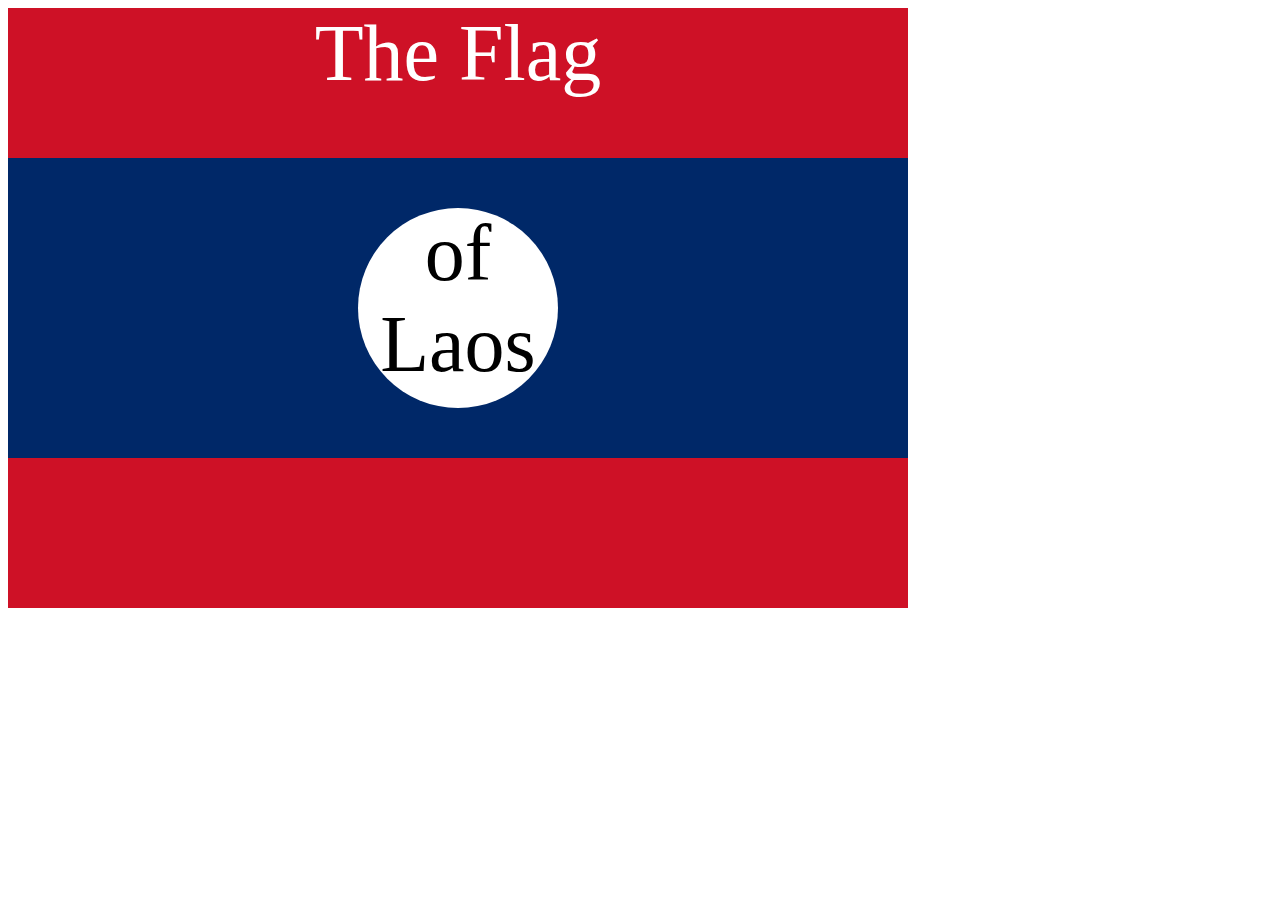
<file: indexflag.html>
<!DOCTYPE html>
<html lang="en">

<head>
  <meta charset="UTF-8">
  <title>CSS Flag Project</title>
  <style>
    /* Write your CSS Code here */
    .flag {
      width: 900px;
      height: 600px;
      position: relative;
      background-color: #ce1126;
    }

    .flag > div {
      background-color: #002868;
      width: 900px;
      height: 300px;
      position: absolute;
      top: 150px;
    }

    .flag > div > div {
      background-color: white;
      width: 200px;
      height: 200px;
      border-radius: 50%;
      position: absolute;
      top: 50px;
      left: 350px;
    }

    .flag > p {
      font-size: 5rem;
      text-align: center;
      color: white;
      padding: 0;
      margin: 0;
    }
    
    .flag > div > div > p {
      font-size: 5rem;
      text-align: center;
      padding: 0;
      margin: 0;
    }
  </style>
</head>

<!-- 
  IMPORTANT! Do not change any HTML
Don't add any classes/ids/elements 
Use what you know about combining selectors 
and CSS specificity instead.
Hint 1: The flag is 900px by 600px and the circle is 200px by 200px.
Hint 2: You can use CSS inspection to get the colors from
https://appbrewery.github.io/flag-of-laos/
-->

<body>
  <div class="flag">
    <p>The Flag</p>
    <div>
      <div>
        <p>of Laos</p>
      </div>
    </div>
  </div>
</body>

</html>
</file>
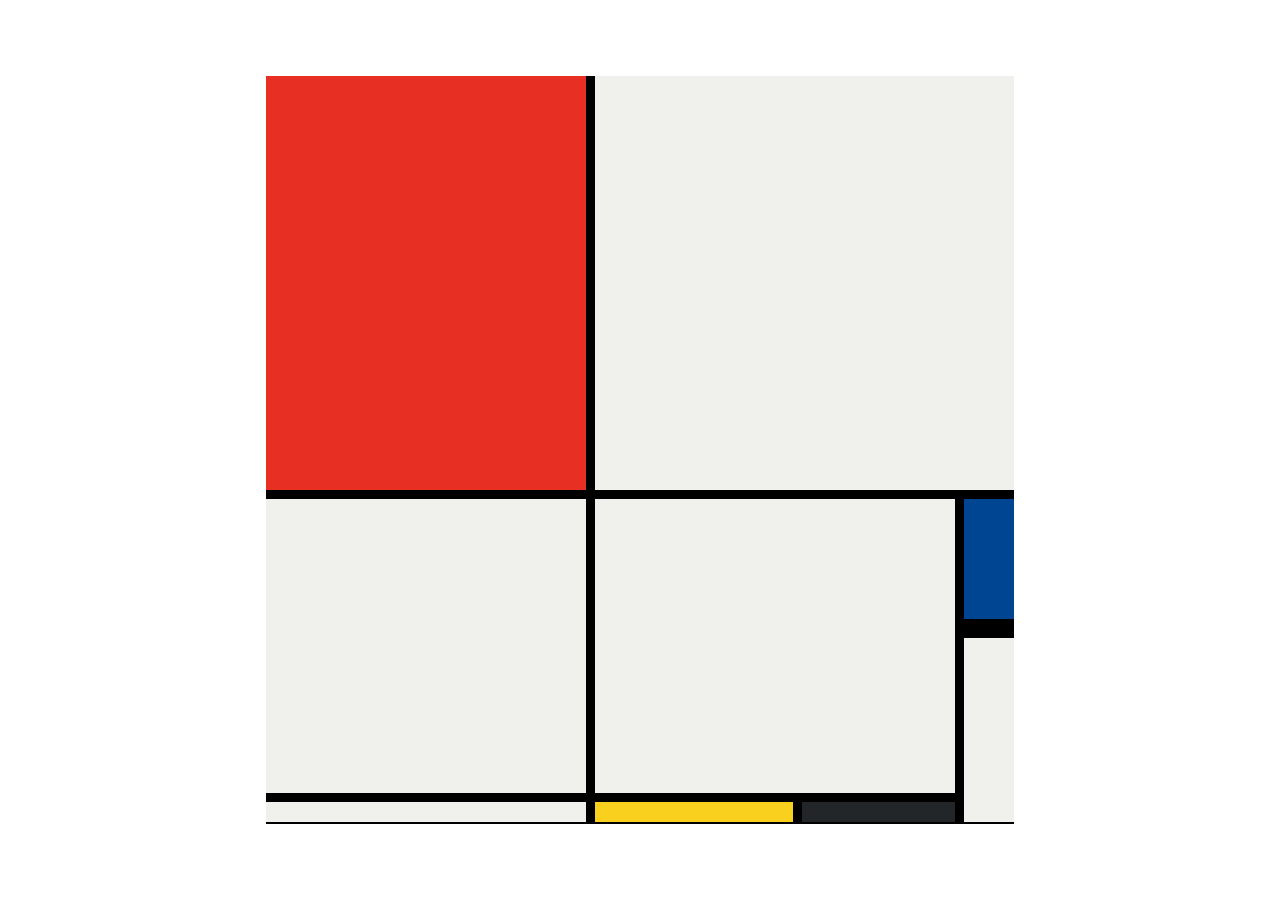
<file: indexmondrian.html>
<!DOCTYPE html>
<html lang="en">

<head>
  <meta charset="UTF-8">
  <meta name="viewport" content="width=device-width, initial-scale=1.0">
  <title>Mondrian Project</title>
  <style>
    /* 
    Write your CSS here 
    Gap Colour: #000
    White: #F0F1EC
    Red: #E72F24
    Black: #232629
    Blue: #004592
    Yellow: #F9D01E

    For dimensions, see dimensions.png image.
    HINT: Remember you can't change the properties of grid lines.
    But grid lines are transparent!
    */
    body {
      display: flex ;
      justify-content: center;
      align-items: center;
      height: 100vh;
      padding: 0;
      margin: 0;
    }

    .container {
      height: 748px;
      width: 748px;
      display: grid;
      background-color: black;
      grid-template-columns: 320px 198px 153px 50px;
      grid-template-rows: 414px 130px 155px 20px;
      gap: 9px
        }

    .item {
      background-color: #f0f1ec;
    }

    .red  {
      background-color: #e72f24;
    }

    .yellow {
      background-color: #f9d01e;
    }

    .blue {
      background-color: #004592;
      border-bottom: 10px solid #000  ;
    }

    .black {
      background-color: #232629;
    }

    .white1 {
      grid-column: span 3;
    }

    .white2 {
      grid-row: span 2;
    }

    .white3 {
      grid-area: 2/2/4/4
    }
    
    .white4 {
      grid-row: span 2
    }
  </style>
</head>

<body>
  <!-- Write your HTML here -->
   <div class="container">
    <div class="item red"></div>
    <div class="item white1"></div>
    <div class="item white2"></div>
    <div class="item white3"></div>

    <div class="item blue"></div>
    <div class="item white4"></div>

    <div class="item"></div>
    <div class="item yellow"></div>
    <div class="item black"></div>
    
   </div>
</body>

</html>
</file>
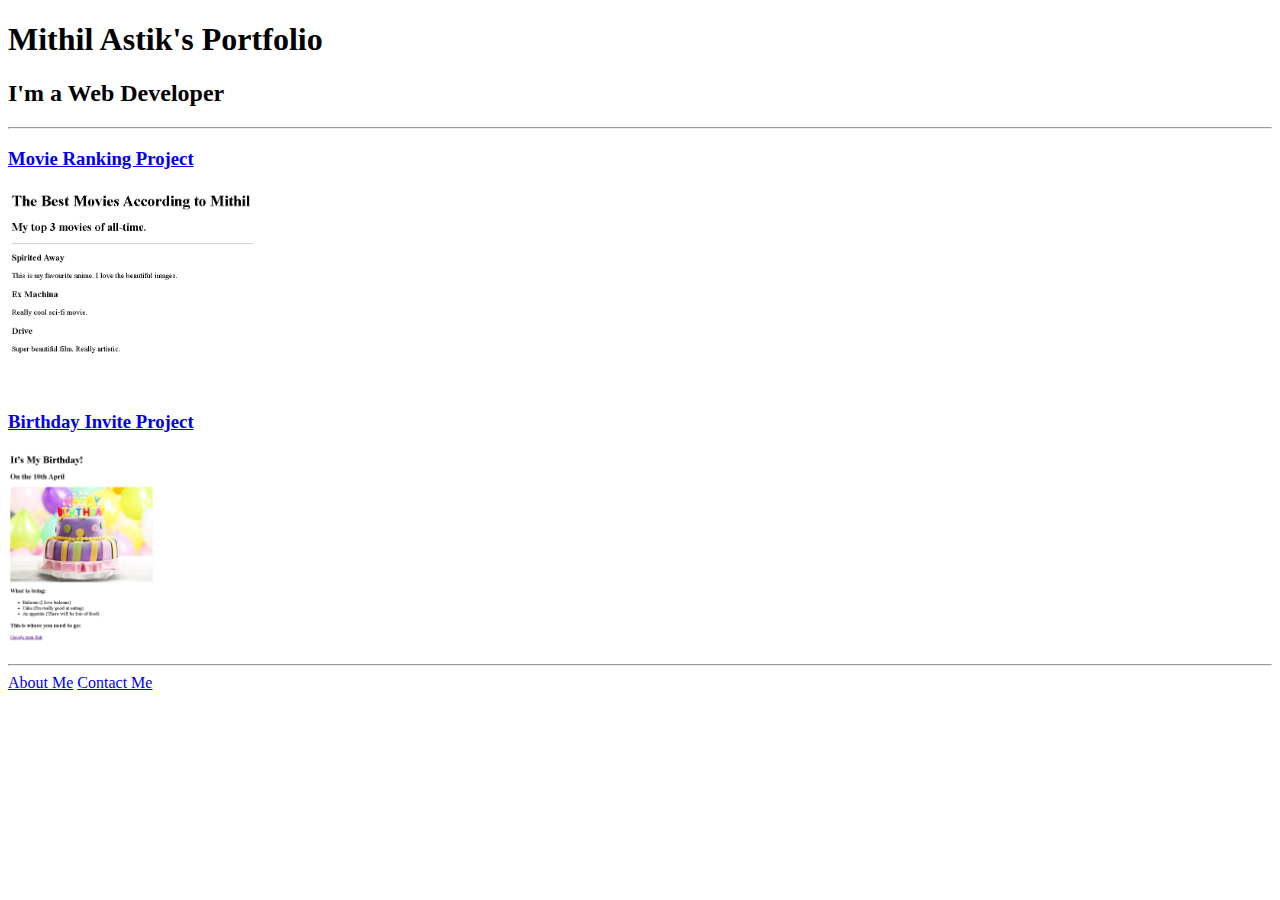
<file: indexmovie.html>
<!-- TODO 1: Create the HTML Boilerplate -->

<!-- TODO 2: Add Your previous projects' HTML into the public folder -->

<!-- TODO 3: Take screenshots of your project previews and add the images to the images folder -->

<!-- TODO 4: Add titles/subtitles etc. -->

<!-- TODO 5: Add a link to the project pages -->

<!-- TODO 6: Add images to show the project previews
HINT for TODO 6: You can use the height attribute set to 200 to make the image smaller:
https://developer.mozilla.org/en-US/docs/Web/HTML/Element/img#attr-height -->

<!-- TODO 7: Add the Contact Me and About Me page links -->


<!DOCTYPE html>
<html lang="en">

<head>
    <meta charset="UTF-8">
    <title>Mithil's Portfolio</title>
  </head>
  
  <body>
    <h1>Mithil Astik's Portfolio</h1>
    <h2>I'm a Web Developer</h2>
    <hr />
    <h3><a href="./public/movie-ranking.html">Movie Ranking Project</a></h3>
    <img src="./assets/images/Screenshot_2.png" height="200" alt="movie ranking project preview"/>
    <h3><a href="./public/birthday-invite.html">Birthday Invite Project</a></h3>
    <img src="./assets/images/Screenshot_1.png" height="200" alt="birthday invite project preview"/>
    <hr />
    <a href="./public/about.html">About Me</a>
    <a href="./public/contact.html">Contact Me</a>
  </body>
</html>
</file>
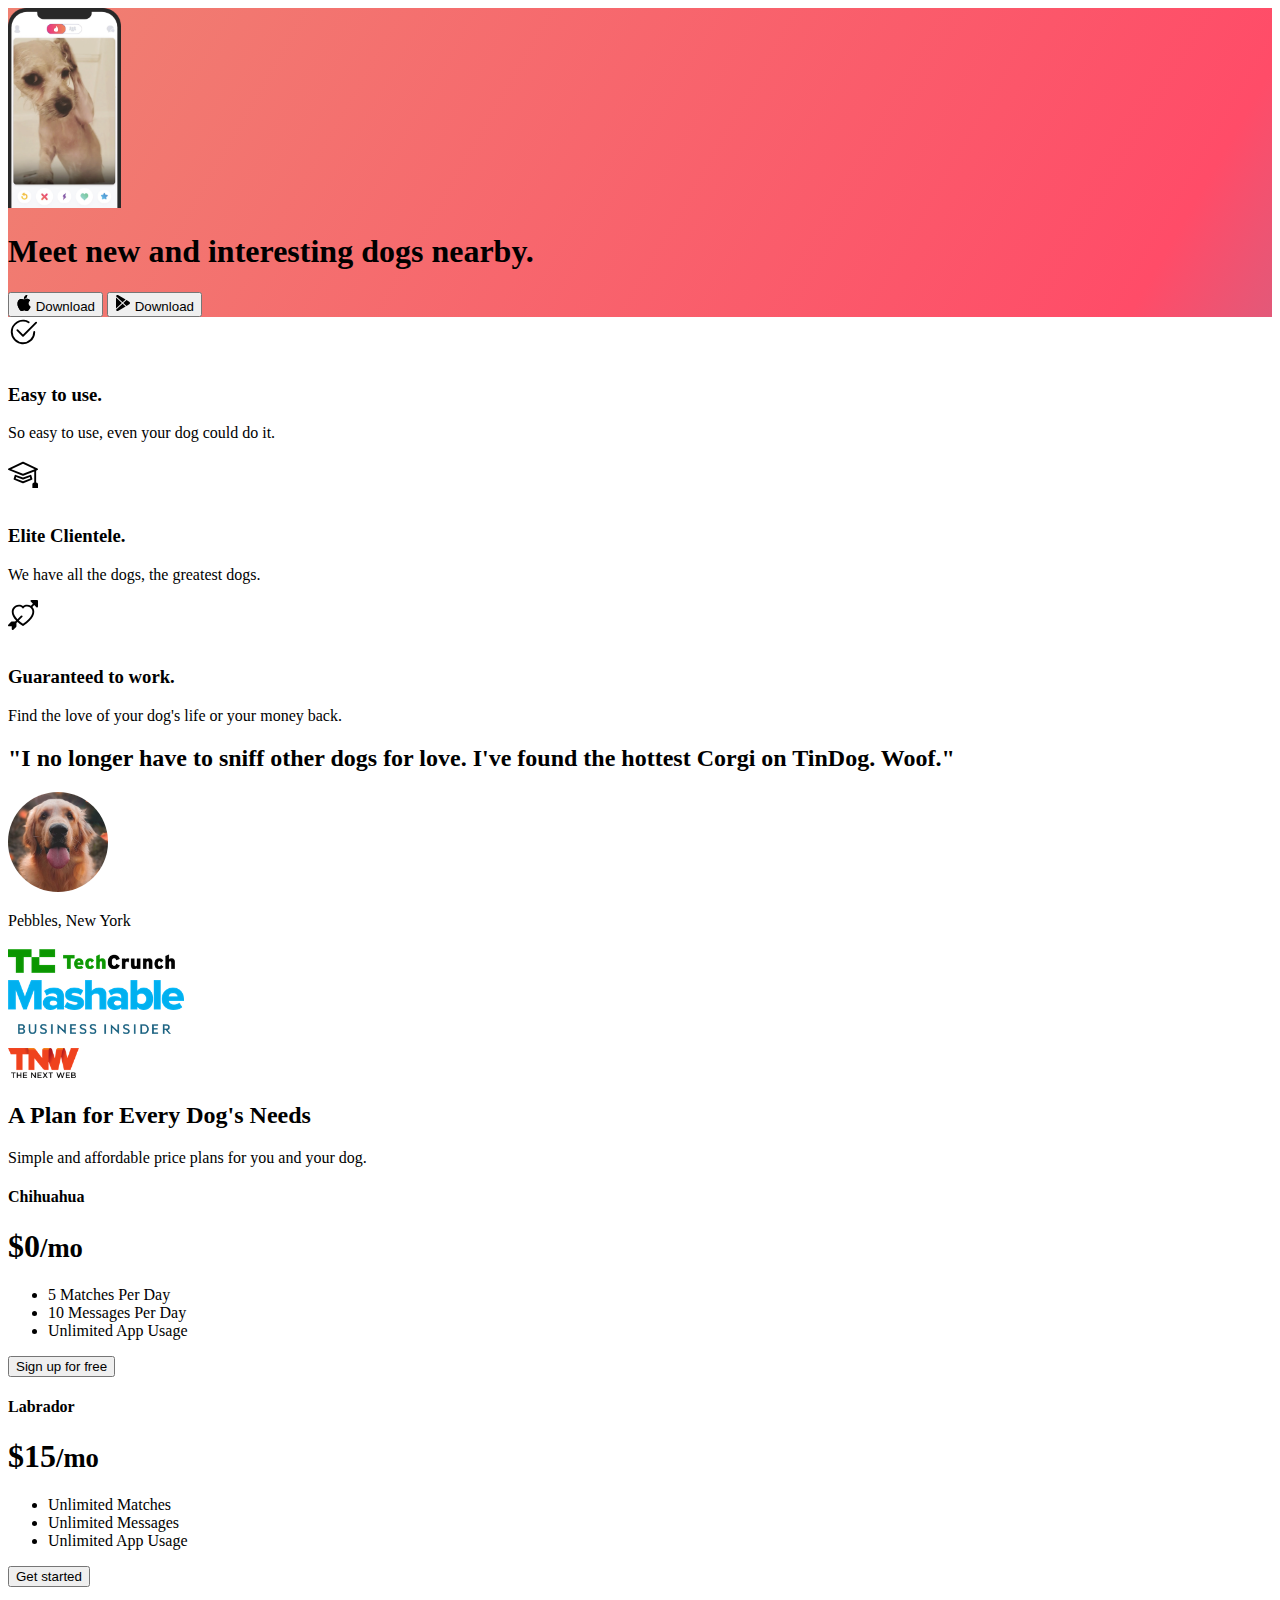
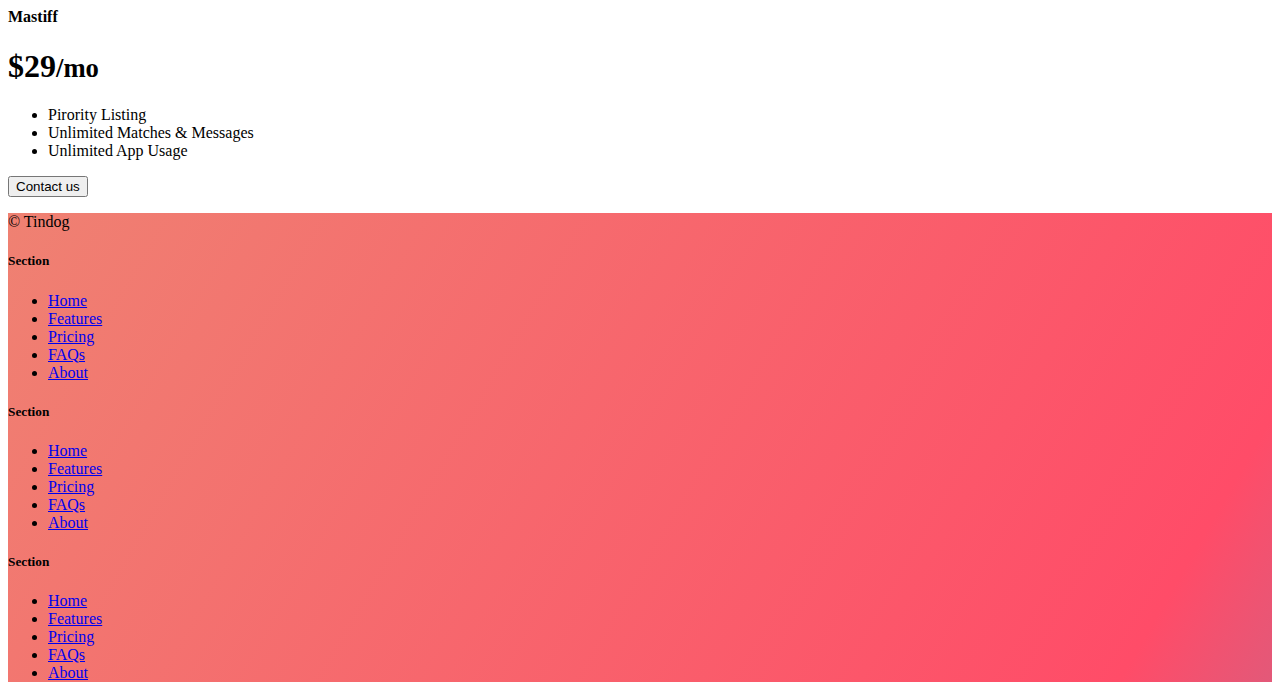
<file: indextindog.html>
<!DOCTYPE html>
<html lang="en">

<head>
  <meta charset="UTF-8">
  <meta name="viewport" content="width=device-width, initial-scale=1.0">
  <title>TinDog</title>
  <link href="https://cdn.jsdelivr.net/npm/bootstrap@5.3.0-alpha3/dist/css/bootstrap.min.css" rel="stylesheet"
    integrity="sha384-KK94CHFLLe+nY2dmCWGMq91rCGa5gtU4mk92HdvYe+M/SXH301p5ILy+dN9+nJOZ" crossorigin="anonymous">
  <link rel="stylesheet" href="./styletindog.css">
</head>

<body>

  <!-- Title -->
  <section id="title" class="gradient-background">
      <div class="container col-xxl-8 px-4 pt-5">
        <div class="row flex-lg-row-reverse align-items-center g-5 pt-5">
          <div class="col-10 col-sm-8 col-lg-6">
            <img src="./imagestindog/iphone.png" class="d-block mx-lg-auto img-fluid" alt="Bootstrap Themes" height="200"
              loading="lazy">
          </div>
          <div class="col-lg-6">
            <h1 class="display-5 fw-bold text-body-emphasis lh-1 mb-3">Meet new and interesting dogs nearby.</h1>
            <div class="d-grid gap-2 d-md-flex justify-content-md-start">
              <button type="button" class="btn btn-light btn-lg px-4 me-md-2"><svg xmlns="http://www.w3.org/2000/svg"
                  width="16" height="16" fill="currentColor" class="bi bi-apple mb-1" viewBox="0 0 16 16">
                  <path
                    d="M11.182.008C11.148-.03 9.923.023 8.857 1.18c-1.066 1.156-.902 2.482-.878 2.516.024.034 1.52.087 2.475-1.258.955-1.345.762-2.391.728-2.43Zm3.314 11.733c-.048-.096-2.325-1.234-2.113-3.422.212-2.189 1.675-2.789 1.698-2.854.023-.065-.597-.79-1.254-1.157a3.692 3.692 0 0 0-1.563-.434c-.108-.003-.483-.095-1.254.116-.508.139-1.653.589-1.968.607-.316.018-1.256-.522-2.267-.665-.647-.125-1.333.131-1.824.328-.49.196-1.422.754-2.074 2.237-.652 1.482-.311 3.83-.067 4.56.244.729.625 1.924 1.273 2.796.576.984 1.34 1.667 1.659 1.899.319.232 1.219.386 1.843.067.502-.308 1.408-.485 1.766-.472.357.013 1.061.154 1.782.539.571.197 1.111.115 1.652-.105.541-.221 1.324-1.059 2.238-2.758.347-.79.505-1.217.473-1.282Z" />
                  <path
                    d="M11.182.008C11.148-.03 9.923.023 8.857 1.18c-1.066 1.156-.902 2.482-.878 2.516.024.034 1.52.087 2.475-1.258.955-1.345.762-2.391.728-2.43Zm3.314 11.733c-.048-.096-2.325-1.234-2.113-3.422.212-2.189 1.675-2.789 1.698-2.854.023-.065-.597-.79-1.254-1.157a3.692 3.692 0 0 0-1.563-.434c-.108-.003-.483-.095-1.254.116-.508.139-1.653.589-1.968.607-.316.018-1.256-.522-2.267-.665-.647-.125-1.333.131-1.824.328-.49.196-1.422.754-2.074 2.237-.652 1.482-.311 3.83-.067 4.56.244.729.625 1.924 1.273 2.796.576.984 1.34 1.667 1.659 1.899.319.232 1.219.386 1.843.067.502-.308 1.408-.485 1.766-.472.357.013 1.061.154 1.782.539.571.197 1.111.115 1.652-.105.541-.221 1.324-1.059 2.238-2.758.347-.79.505-1.217.473-1.282Z" />
                </svg> Download</button>
              <button type="button" class="btn btn-outline-light btn-lg px-4"><svg xmlns="http://www.w3.org/2000/svg"
                  width="16" height="16" fill="currentColor" class="bi bi-google-play mb-1" viewBox="0 0 16 16">
                  <path
                    d="M14.222 9.374c1.037-.61 1.037-2.137 0-2.748L11.528 5.04 8.32 8l3.207 2.96 2.694-1.586Zm-3.595 2.116L7.583 8.68 1.03 14.73c.201 1.029 1.36 1.61 2.303 1.055l7.294-4.295ZM1 13.396V2.603L6.846 8 1 13.396ZM1.03 1.27l6.553 6.05 3.044-2.81L3.333.215C2.39-.341 1.231.24 1.03 1.27Z" />
                </svg> Download</button>
            </div>
          </div>
        </div>
      </div>
  </section>

  <!-- Features -->
  <section id="features">
    <div class="container mt-5">
      <div class="row g-4 py-5 row-cols-1 row-cols-lg-3">
        <div class="col d-flex align-items-start">
          <div
            class="icon-square text-body-emphasis bg-body-secondary d-inline-flex align-items-center justify-content-center fs-4 flex-shrink-0 me-3">
            <svg xmlns="http://www.w3.org/2000/svg" height="30" fill="currentColor" class="bi bi-check2-circle"
              viewBox="0 0 16 16">
              <path
                d="M2.5 8a5.5 5.5 0 0 1 8.25-4.764.5.5 0 0 0 .5-.866A6.5 6.5 0 1 0 14.5 8a.5.5 0 0 0-1 0 5.5 5.5 0 1 1-11 0z" />
              <path
                d="M15.354 3.354a.5.5 0 0 0-.708-.708L8 9.293 5.354 6.646a.5.5 0 1 0-.708.708l3 3a.5.5 0 0 0 .708 0l7-7z" />
            </svg>
          </div>
          <div>
            <h3 class="fs-2">Easy to use.</h3>
            <p>So easy to use, even your dog could do it.</p>

          </div>
        </div>
        <div class="col d-flex align-items-start">
          <div
            class="icon-square text-body-emphasis bg-body-secondary d-inline-flex align-items-center justify-content-center fs-4 flex-shrink-0 me-3">
            <svg xmlns="http://www.w3.org/2000/svg" height="30" fill="currentColor" class="bi bi-mortarboard"
              viewBox="0 0 16 16">
              <path
                d="M8.211 2.047a.5.5 0 0 0-.422 0l-7.5 3.5a.5.5 0 0 0 .025.917l7.5 3a.5.5 0 0 0 .372 0L14 7.14V13a1 1 0 0 0-1 1v2h3v-2a1 1 0 0 0-1-1V6.739l.686-.275a.5.5 0 0 0 .025-.917l-7.5-3.5ZM8 8.46 1.758 5.965 8 3.052l6.242 2.913L8 8.46Z" />
              <path
                d="M4.176 9.032a.5.5 0 0 0-.656.327l-.5 1.7a.5.5 0 0 0 .294.605l4.5 1.8a.5.5 0 0 0 .372 0l4.5-1.8a.5.5 0 0 0 .294-.605l-.5-1.7a.5.5 0 0 0-.656-.327L8 10.466 4.176 9.032Zm-.068 1.873.22-.748 3.496 1.311a.5.5 0 0 0 .352 0l3.496-1.311.22.748L8 12.46l-3.892-1.556Z" />
            </svg>
          </div>
          <div>
            <h3 class="fs-2">Elite Clientele.</h3>
            <p>We have all the dogs, the greatest dogs.</p>

          </div>
        </div>
        <div class="col d-flex align-items-start">
          <div
            class="icon-square text-body-emphasis bg-body-secondary d-inline-flex align-items-center justify-content-center fs-4 flex-shrink-0 me-3">
            <svg xmlns="http://www.w3.org/2000/svg" height="30" fill="currentColor" class="bi bi-arrow-through-heart"
              viewBox="0 0 16 16">
              <path fill-rule="evenodd"
                d="M2.854 15.854A.5.5 0 0 1 2 15.5V14H.5a.5.5 0 0 1-.354-.854l1.5-1.5A.5.5 0 0 1 2 11.5h1.793l.53-.53c-.771-.802-1.328-1.58-1.704-2.32-.798-1.575-.775-2.996-.213-4.092C3.426 2.565 6.18 1.809 8 3.233c1.25-.98 2.944-.928 4.212-.152L13.292 2 12.147.854A.5.5 0 0 1 12.5 0h3a.5.5 0 0 1 .5.5v3a.5.5 0 0 1-.854.354L14 2.707l-1.006 1.006c.236.248.44.531.6.845.562 1.096.585 2.517-.213 4.092-.793 1.563-2.395 3.288-5.105 5.08L8 13.912l-.276-.182a21.86 21.86 0 0 1-2.685-2.062l-.539.54V14a.5.5 0 0 1-.146.354l-1.5 1.5Zm2.893-4.894A20.419 20.419 0 0 0 8 12.71c2.456-1.666 3.827-3.207 4.489-4.512.679-1.34.607-2.42.215-3.185-.817-1.595-3.087-2.054-4.346-.761L8 4.62l-.358-.368c-1.259-1.293-3.53-.834-4.346.761-.392.766-.464 1.845.215 3.185.323.636.815 1.33 1.519 2.065l1.866-1.867a.5.5 0 1 1 .708.708L5.747 10.96Z" />
            </svg>
          </div>
          <div>
            <h3 class="fs-2">Guaranteed to work.</h3>
            <p>Find the love of your dog's life or your money back.</p>

          </div>
        </div>
      </div>
    </div>
  </section>
  <!-- Testimonial -->
  <section id="testimonial">
    <div class="my-5">
      <div class="p-5 text-center bg-body-tertiary">
        <div class="container py-5">
          <h2 class="text-body-emphasis">"I no longer have to sniff other dogs for love. I've found the hottest Corgi on
            TinDog. Woof."</h2>
          <img class="profile-img mt-5" src="./imagestindog/dog-img.jpg" alt="dog image">
          <p class="col-lg-8 mx-auto lead mt-2">
            Pebbles, New York
          </p>
        </div>

        <div class="container">
          <div class="row">
            <div class="col-lg-3 col-sm-12">
              <img src="./imagestindog/techcrunch.png" alt="techcrunch" height="30">
            </div>
            <div class="col-lg-3 col-sm-12">
              <img src="./imagestindog/mashable.png" alt="mashable" height="30">
            </div>
            <div class="col-lg-3 col-sm-12">
              <img src="./imagestindog/bizinsider.png" alt="bizinsider" height="30">
            </div>
            <div class="col-lg-3 col-sm-12">
              <img src="./imagestindog/tnw.png" alt="tnw" height="30">
            </div>
          </div>
        </div>
      </div>
    </div>
  </section>
  <!-- Pricing -->
  <section id="pricing">
    <div class="container">
      <div class="pricing-header p-3 pb-md-4 mx-auto text-center">
        <h2 class="display-4 fw-normal">A Plan for Every Dog's Needs</h2>
        <p class="fs-5 text-body-secondary">Simple and affordable price plans for you and your dog.
      </div>
      <div class="row row-cols-1 row-cols-md-3 mb-3 text-center">
        <div class="col">
          <div class="card mb-4 rounded-3 shadow-sm">
            <div class="card-header py-3">
              <h4 class="my-0 fw-normal">Chihuahua</h4>
            </div>
            <div class="card-body">
              <h1 class="card-title pricing-card-title">$0<small class="text-body-secondary fw-light">/mo</small></h1>
              <ul class="list-unstyled mt-3 mb-4">
                <li>5 Matches Per Day</li>
                <li>10 Messages Per Day</li>
                <li>Unlimited App Usage</li>
              </ul>
              <button type="button" class="w-100 btn btn-lg btn-outline-dark">Sign up for free</button>
            </div>
          </div>
        </div>
        <div class="col">
          <div class="card mb-4 rounded-3 shadow-sm">
            <div class="card-header py-3">
              <h4 class="my-0 fw-normal">Labrador</h4>
            </div>
            <div class="card-body">
              <h1 class="card-title pricing-card-title">$15<small class="text-body-secondary fw-light">/mo</small></h1>
              <ul class="list-unstyled mt-3 mb-4">
                <li>Unlimited Matches</li>
                <li>Unlimited Messages</li>
                <li>Unlimited App Usage</li>
              </ul>
              <button type="button" class="w-100 btn btn-lg btn-dark">Get started</button>
            </div>
          </div>
        </div>
        <div class="col">
          <div class="card mb-4 rounded-3 shadow-sm border-dark">
            <div class="card-header py-3 text-bg-dark border-dark">
              <h4 class="my-0 fw-normal">Mastiff</h4>
            </div>
            <div class="card-body">
              <h1 class="card-title pricing-card-title">$29<small class="text-body-secondary fw-light">/mo</small></h1>
              <ul class="list-unstyled mt-3 mb-4">
                <li>Pirority Listing</li>
                <li>Unlimited Matches & Messages</li>
                <li>Unlimited App Usage</li>
              </ul>
              <button type="button" class="w-100 btn btn-lg btn-dark">Contact us</button>
            </div>
          </div>
        </div>
      </div>
    </div>
  </section>
  <!-- Footer -->
  <section id="contact" class="gradient-background">
    <div class="container ">
      <footer class="row row-cols-1 row-cols-sm-2 row-cols-md-5 py-5 mt-5 border-top">
        <div class="col mb-3">

          <p class="text-body-secondary">© Tindog</p>
        </div>

        <div class="col mb-3">

        </div>

        <div class="col mb-3">
          <h5>Section</h5>
          <ul class="nav flex-column">
            <li class="nav-item mb-2"><a href="#" class="nav-link p-0 text-body-secondary">Home</a></li>
            <li class="nav-item mb-2"><a href="#" class="nav-link p-0 text-body-secondary">Features</a></li>
            <li class="nav-item mb-2"><a href="#" class="nav-link p-0 text-body-secondary">Pricing</a></li>
            <li class="nav-item mb-2"><a href="#" class="nav-link p-0 text-body-secondary">FAQs</a></li>
            <li class="nav-item mb-2"><a href="#" class="nav-link p-0 text-body-secondary">About</a></li>
          </ul>
        </div>

        <div class="col mb-3">
          <h5>Section</h5>
          <ul class="nav flex-column">
            <li class="nav-item mb-2"><a href="#" class="nav-link p-0 text-body-secondary">Home</a></li>
            <li class="nav-item mb-2"><a href="#" class="nav-link p-0 text-body-secondary">Features</a></li>
            <li class="nav-item mb-2"><a href="#" class="nav-link p-0 text-body-secondary">Pricing</a></li>
            <li class="nav-item mb-2"><a href="#" class="nav-link p-0 text-body-secondary">FAQs</a></li>
            <li class="nav-item mb-2"><a href="#" class="nav-link p-0 text-body-secondary">About</a></li>
          </ul>
        </div>

        <div class="col mb-3">
          <h5>Section</h5>
          <ul class="nav flex-column">
            <li class="nav-item mb-2"><a href="#" class="nav-link p-0 text-body-secondary">Home</a></li>
            <li class="nav-item mb-2"><a href="#" class="nav-link p-0 text-body-secondary">Features</a></li>
            <li class="nav-item mb-2"><a href="#" class="nav-link p-0 text-body-secondary">Pricing</a></li>
            <li class="nav-item mb-2"><a href="#" class="nav-link p-0 text-body-secondary">FAQs</a></li>
            <li class="nav-item mb-2"><a href="#" class="nav-link p-0 text-body-secondary">About</a></li>
          </ul>
        </div>
      </footer>
    </div>
  </section>
</body>

</html>
</file>
<file: styletindog.css>
.gradient-background {
  background: linear-gradient(300deg, #00bfff, #ff4c68, #ef8172);
  background-size: 180% 180%;
  animation: gradient-animation 18s ease infinite;
}

@keyframes gradient-animation {
  0% {
    background-position: 0% 50%;
  }
  50% {
    background-position: 100% 50%;
  }
  100% {
    background-position: 0% 50%;
  }
}

.icon-square {
  width: 3rem;
  height: 3rem;
  border-radius: 0.75rem;
}

.profile-img {
  height: 100px;
  border-radius: 50%;
}
</file>
